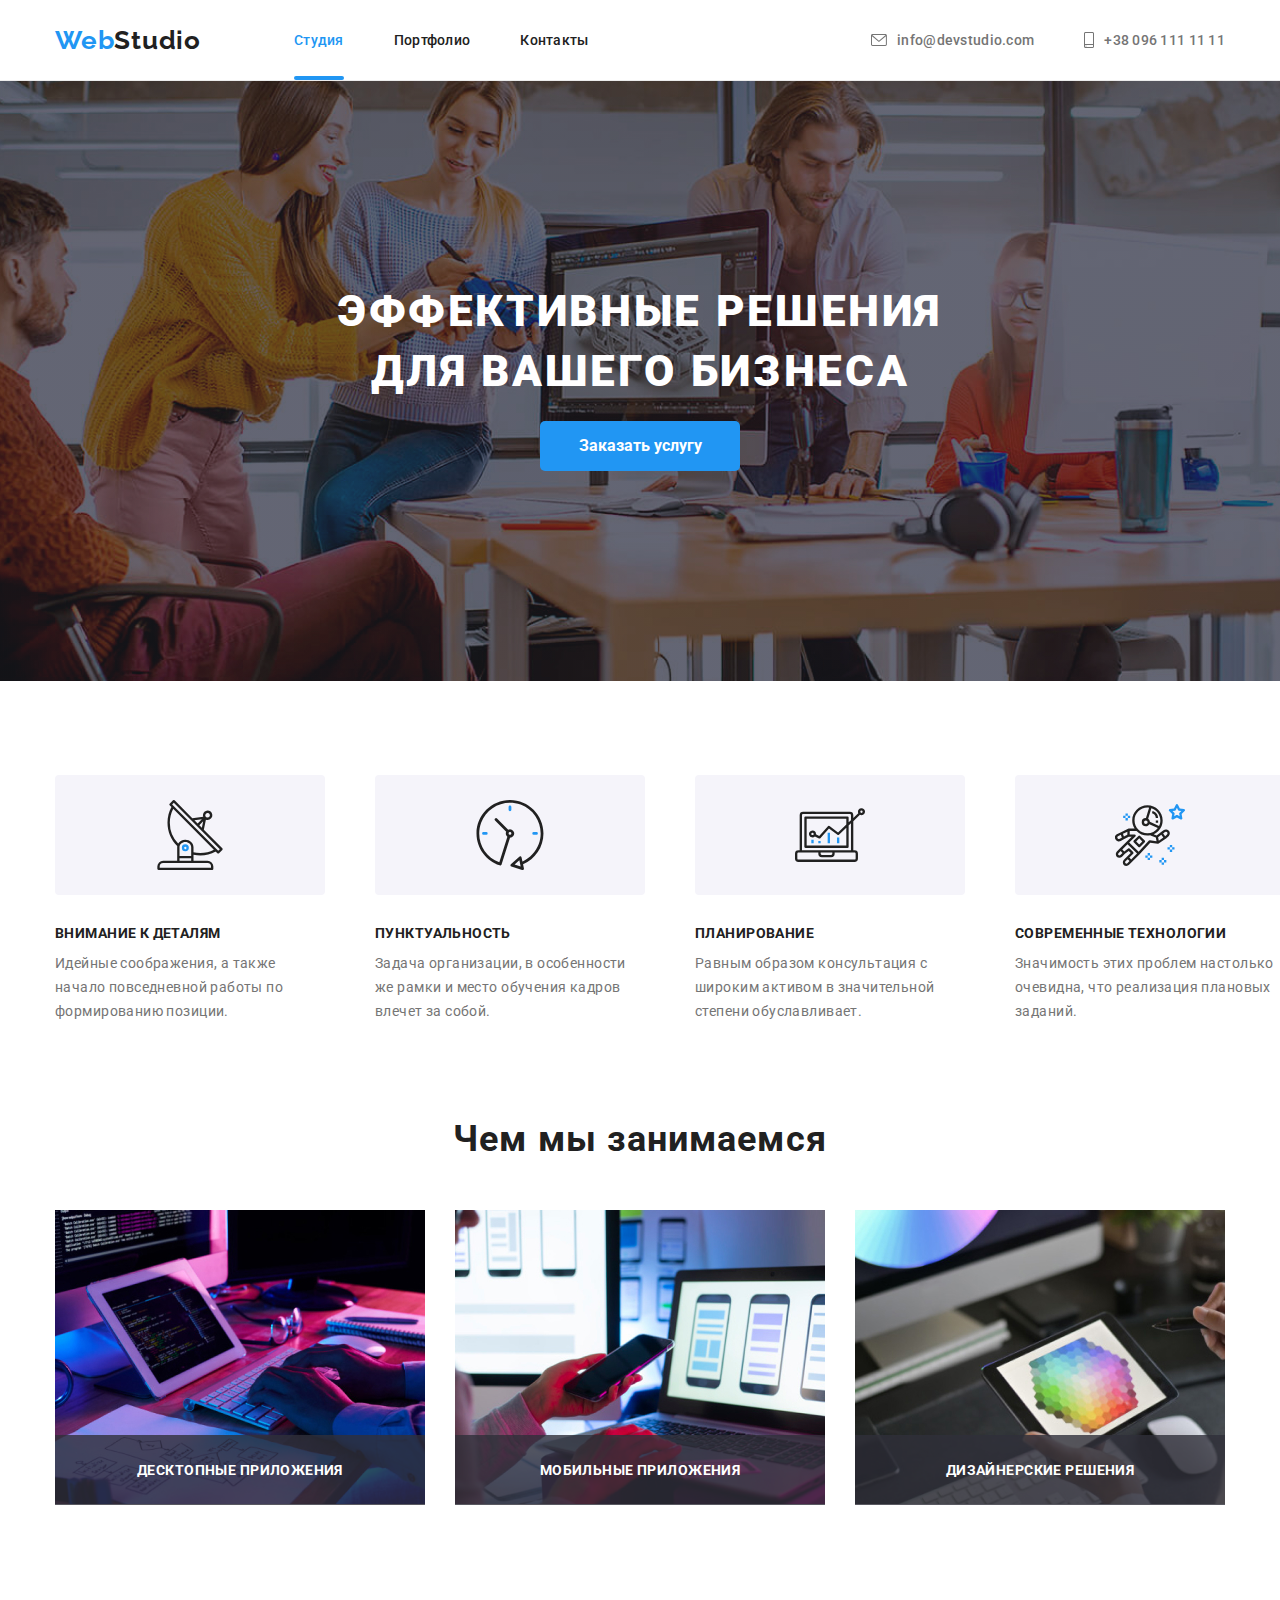
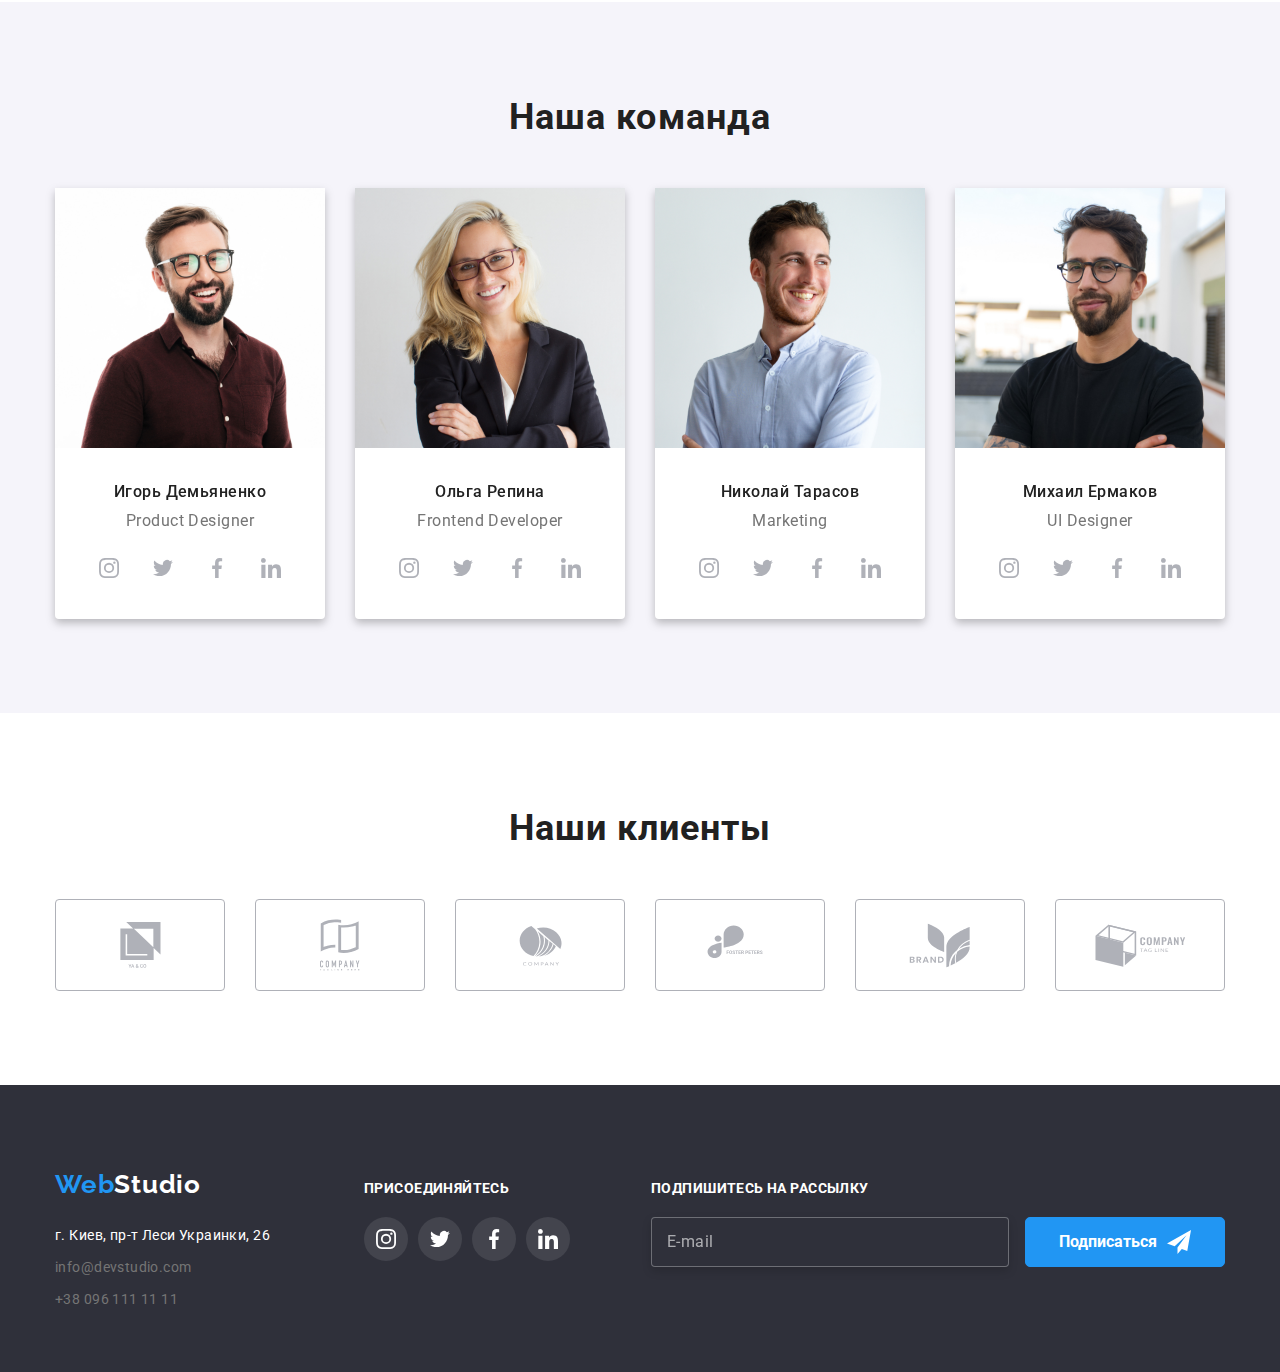
<file: index.html>
<!DOCTYPE html>
<html lang="en">
<head>
    <meta charset="UTF-8">
    <meta http-equiv="X-UA-Compatible" content="IE=edge">
    <meta name="viewport" content="width=device-width, initial-scale=1.0">
    <title>WebStudio</title>
   <link rel="preconnect" href="https://fonts.gstatic.com">
    <link href="https://fonts.googleapis.com/css2?family=Raleway:wght@700&family=Roboto:wght@400;500;700;900&display=swap"
        rel="stylesheet">
    <link rel="stylesheet" href="./css/main.min.css">
</head>
<body>
    <!-- Header -->
    <header class="header">
        <div class="container header-section">
            <!-- Название/логотип компании -->
            <a href="./index.html" class="main-logo">
                <span class="main-logo__first-part">Web</span>Studio
            </a>
            <!-- Навигация по сайту -->
            <nav>
                <ul class="navigation">
                    <li class="navigation__item">
                        <a href="./index.html" class="navigation__link navigation__link--active">Студия</a>
                    </li>
                    <li class="navigation__item">
                        <a href="./portfolio.html" class="navigation__link">Портфолио</a>
                    </li>
                    <li class="navigation__item">
                        <a href="" class="navigation__link">Контакты</a>
                    </li>
                </ul>
            </nav>
            <!-- Контакты -->
            <ul class="contact">
                <li class="contact__item">
                    <a href="malito:info@devstudio.com" class="contact__links">
                        <svg class="contact__icons" width="16" height="12">
                            <use href="./images/icons.svg#icon-mail"></use>
                        </svg>
                        info@devstudio.com
                    </a>
                </li>
                <li class="contact__item">
                    <a href="tel:+380961111111" class="contact__links">
                        <svg class="contact__icons" width="10" height="16">
                            <use href="./images/icons.svg#icon-smartphone"></use>
                        </svg>
                        +38 096 111 11 11
                    </a>
                </li>
            </ul>
        </div>
    </header>
    <!-- Main -->
    <main>
        <!-- Секция - главный посыл -->
        <section class="service">
            <div class="hero-section">
                <h1 class="hero-section__header">Эффективные решения<br>для вашего бизнеса</h1> 
                <button type="button" class="main-button hero-section__button" data-modal-open>Заказать услугу</button>
            </div>
            <div class="backdrop is-hidden" data-modal>
                <div class="modal">
                    <button class="modal__close-button" data-modal-close>
                        <svg width="18px" height="18px">
                           <use href="./images/icons.svg#icon-close-button"></use> 
                        </svg>
                    </button>
                    <form action="" autocomplete="on" class="js-speaker-form">
                        <h2 class="form-header">Оставьте свои данные, мы вам перезвоним</h2>
                        <div class="form-feild">
                            <label for="name" class="form-feild__label">Имя</label>
                            <div class="form-feild__input-parts">
                                <input type="text" name="name" id="name" class="form-feild__input">
                                <svg class="form-feild__icon" width="18px" height="18px">
                                    <use href="./images/icons.svg#icon-form-person"></use>
                                </svg>
                            </div>
                        </div>
                        <div class="form-feild">
                            <label for="tel" class="form-feild__label">Телефон</label>
                            <div class="form-feild__input-parts">
                                <input type="text" name="tel" id="tel" class="form-feild__input">
                                <svg class="form-feild__icon" width="18px" height="18px">
                                    <use href="./images/icons.svg#icon-form-phone"></use>
                                </svg>
                            </div>
                        </div>
                        <div class="form-feild">
                            <label for="mail" class="form-feild__label">Почта</label>
                            <div class="form-feild__input-parts">
                                <input type="email" name="mail" id="mail" class="form-feild__input">
                                <svg class="form-feild__icon" width="18px" height="18px">
                                    <use href="./images/icons.svg#icon-form-mail"></use>
                                </svg>
                            </div>
                        </div>
                        <div class="form-feild">
                            <label for="comment" class="form-feild__label">Комментарий</label>
                            <textarea name="comment" id="comment" class="form-feild__textarea" cols="30" rows="10" placeholder="Введите текст"></textarea>
                        </div>
                        <div class="policy">
                            <label class="policy__label">
                                <input class="policy__checkbox" type="checkbox" name="policy">
                                <span class="policy__icon"></span>Соглашаюсь с рассылкой и принимаю
                                <a href="#" class="policy__agreement"> Условия договора</a>
                            </label>
                        </div>
                        <div class="form-feild-button">
                            <button class="main-button" type="submit">Отправить</button>
                        </div>
                    </form>
                </div>
            </div>
        </section>
        <!-- Секция - Чем мы занимаемся -->
        <section class="our-value">
            <div class="container">
                <div class="section">
                    <ul class="our-value__list">
                        <li class="our-value__item">
                            <div class="our-value__container-for-icon">
                                <svg class="our-value__icon">
                                    <use href="./images/icons.svg#icon-our-value-satellite"></use>
                                </svg>
                            </div>
                            <h3 class="our-value__header">Внимание к деталям</h3>
                            <p class="our-value__descriptions">Идейные соображения, а также начало повседневной работы по формированию позиции.</p>
                        </li>
                        <li class="our-value__item">
                            <div class="our-value__container-for-icon">
                                <svg class="our-value__icon">
                                    <use href="./images/icons.svg#icon-our-value-clock"></use>
                                </svg>
                            </div>
                            <h3 class="our-value__header">Пунктуальность</h3>
                            <p class="our-value__descriptions">Задача организации, в особенности же рамки и место обучения кадров влечет за собой.</p>
                        </li>
                        <li class="our-value__item">
                            <div class="our-value__container-for-icon">
                                <svg class="our-value__icon">
                                    <use href="./images/icons.svg#icon-our-value-computer"></use>
                                </svg>
                            </div>
                            <h3 class="our-value__header">Планирование</h3>
                            <p class="our-value__descriptions">Равным образом консультация с широким активом в значительной степени обуславливает.</p>
                        </li>
                        <li class="our-value__item">
                            <div class="our-value__container-for-icon">
                                <svg class="our-value__icon">
                                    <use href="./images/icons.svg#icon-our-value-astronaut"></use>
                                </svg>
                            </div>
                            <h3 class="our-value__header">Современные технологии</h3>
                            <p class="our-value__descriptions">Значимость этих проблем настолько очевидна, что реализация плановых заданий.</p>
                        </li>
                    </ul>
                </div>
                <div class="what-we-do">
                    <h2 class="page-header">Чем мы занимаемся</h2>    
                    <ul class="what-we-do__list">
                        <li class="what-we-do__item">
                            <img src="./images/what-we-do/box1.jpg" alt="Чем мы занимаемся1" width="370" height="294">
                            <div class="what-we-do__overlay-img">
                                <p class="what-we-do__overlay-text">Десктопные приложения</p>
                            </div>
                        </li>
                        <li class="what-we-do__item">
                            <img src="./images/what-we-do/box2.jpg" alt="Чем мы занимаемся2" width="370" height="294">
                            <div class="what-we-do__overlay-img">
                                <p class="what-we-do__overlay-text">Мобильные приложения</p>
                            </div>
                        </li>
                        <li class="what-we-do__item">
                            <img src="./images/what-we-do/box3.jpg" alt="Чем мы занимаемся3" width="370" height="294">
                            <div class="what-we-do__overlay-img">
                                <p class="what-we-do__overlay-text">Дизайнерские решения</p>
                            </div>
                        </li>
                    </ul>
                </div>
            </div>
        </section>
        <!-- Секция - Наша команда -->
        <section class="our-team">
            <div class="container">
                <div class="section">
                    <h2 class="page-header">Наша команда</h2>
                    <ul class="our-team__list">
                        <li class="our-team__card">
                            <img class="our-team__photo" src="./images/our-team/img1.jpg" alt="Игорь Демьяненко" width="270" height="260">
                            <h3 class="our-team__member">Игорь Демьяненко</h3>
                            <p class="our-team__text">Product Designer</p>
                            <ul class="socialmedia our-team__socialmedia">
                                <li class="socialmedia__item">
                                    <a href="#" class="socialmedia__link">
                                        <svg class="socialmedia__icon">
                                            <use href="./images/icons.svg#icon-instagram"></use>
                                        </svg>
                                    </a>
                                </li>
                                <li class="socialmedia__item">
                                    <a href="#" class="socialmedia__link">
                                        <svg class="socialmedia__icon">
                                            <use href="./images/icons.svg#icon-twitter"></use>
                                        </svg>
                                    </a>
                                </li>
                                <li class="socialmedia__item">
                                    <a href="#" class="socialmedia__link">
                                        <svg class="socialmedia__icon">
                                            <use href="./images/icons.svg#icon-facebook"></use>
                                        </svg>
                                    </a>
                                </li>
                                <li class="socialmedia__item">
                                    <a href="#" class="socialmedia__link">
                                        <svg class="socialmedia__icon">
                                            <use href="./images/icons.svg#icon-linkedin"></use>
                                        </svg>
                                    </a>
                                </li>
                            </ul>
                        </li>
                        <li class="our-team__card">
                            <img class="our-team__photo" src="./images/our-team/img2.jpg" alt="Ольга Репина" width="270" height="260">
                            <h3 class="our-team__member">Ольга Репина</h3>
                            <p class="our-team__text">Frontend Developer</p>
                            <ul class="socialmedia our-team__socialmedia">
                                <li class="socialmedia__item">
                                    <a href="#" class="socialmedia__link">
                                        <svg class="socialmedia__icon">
                                            <use href="./images/icons.svg#icon-instagram"></use>
                                        </svg>
                                    </a>
                                </li>
                                <li class="socialmedia__item">
                                    <a href="#" class="socialmedia__link">
                                        <svg class="socialmedia__icon">
                                            <use href="./images/icons.svg#icon-twitter"></use>
                                        </svg>
                                    </a>
                                </li>
                                <li class="socialmedia__item">
                                    <a href="#" class="socialmedia__link">
                                        <svg class="socialmedia__icon">
                                            <use href="./images/icons.svg#icon-facebook"></use>
                                        </svg>
                                    </a>
                                </li>
                                <li class="socialmedia__item">
                                    <a href="#" class="socialmedia__link">
                                        <svg class="socialmedia__icon">
                                            <use href="./images/icons.svg#icon-linkedin"></use>
                                        </svg>
                                    </a>
                                </li>
                            </ul>
                        </li>
                        <li class="our-team__card">
                            <img class="our-team__photo" src="./images/our-team/img3.jpg" alt="Николай Тарасов" width="270" height="260">
                            <h3 class="our-team__member">Николай Тарасов</h3>
                            <p class="our-team__text">Marketing</p>
                            <ul class="socialmedia our-team__socialmedia">
                                <li class="socialmedia__item">
                                    <a href="#" class="socialmedia__link">
                                        <svg class="socialmedia__icon">
                                            <use href="./images/icons.svg#icon-instagram"></use>
                                        </svg>
                                    </a>
                                </li>
                                <li class="socialmedia__item">
                                    <a href="#" class="socialmedia__link">
                                        <svg class="socialmedia__icon">
                                            <use href="./images/icons.svg#icon-twitter"></use>
                                        </svg>
                                    </a>
                                </li>
                                <li class="socialmedia__item">
                                    <a href="#" class="socialmedia__link">
                                        <svg class="socialmedia__icon">
                                            <use href="./images/icons.svg#icon-facebook"></use>
                                        </svg>
                                    </a>
                                </li>
                                <li class="socialmedia__item">
                                    <a href="#" class="socialmedia__link">
                                        <svg class="socialmedia__icon">
                                            <use href="./images/icons.svg#icon-linkedin"></use>
                                        </svg>
                                    </a>
                                </li>
                            </ul>
                        </li>
                        <li class="our-team__card">
                            <img class="our-team__photo" src="./images/our-team/img4.jpg" alt="Михаил Ермаков" width="270" height="260">
                            <h3 class="our-team__member">Михаил Ермаков</h3>
                            <p class="our-team__text">UI Designer</p>
                            <ul class="socialmedia our-team__socialmedia">
                                <li class="socialmedia__item">
                                    <a href="#" class="socialmedia__link">
                                        <svg class="socialmedia__icon">
                                            <use href="./images/icons.svg#icon-instagram"></use>
                                        </svg>
                                    </a>
                                </li>
                                <li class="socialmedia__item">
                                    <a href="#" class="socialmedia__link">
                                        <svg class="socialmedia__icon">
                                            <use href="./images/icons.svg#icon-twitter"></use>
                                        </svg>
                                    </a>
                                </li>
                                <li class="socialmedia__item">
                                    <a href="#" class="socialmedia__link">
                                        <svg class="socialmedia__icon">
                                            <use href="./images/icons.svg#icon-facebook"></use>
                                        </svg>
                                    </a>
                                </li>
                                <li class="socialmedia__item">
                                    <a href="#" class="socialmedia__link">
                                        <svg class="socialmedia__icon">
                                            <use href="./images/icons.svg#icon-linkedin"></use>
                                        </svg>
                                    </a>
                                </li>
                            </ul>
                        </li>
                    </ul>
                </div>
            </div>
        </section>
        <section class="our-clients section">
            <div class="container">
                <h2 class="page-header">Наши клиенты</h2>
                <ul class="our-clients__list">
                    <li class="our-clients__item">
                        <a href="#" class="our-clients__link">
                            <svg class="our-clients__icon" width="41px" height="46px">
                                <use href="./images/icons.svg#icon-client1"></use>
                            </svg>
                        </a>
                    </li>   
                    <li class="our-clients__item">
                        <a href="#" class="our-clients__link">
                            <svg class="our-clients__icon" width="40px" height="52px">
                                <use href="./images/icons.svg#icon-client2"></use>
                            </svg>
                        </a>
                    </li>
                    <li class="our-clients__item">
                        <a href="#" class="our-clients__link">
                            <svg class="our-clients__icon" width="43px" height="41px">
                                <use href="./images/icons.svg#icon-client3"></use>
                            </svg>
                        </a>
                    </li>
                    <li class="our-clients__item">
                        <a href="#" class="our-clients__link">
                            <svg class="our-clients__icon" width="84px" height="40px">
                                <use href="./images/icons.svg#icon-client4"></use>
                            </svg>
                        </a>
                    </li>
                    <li class="our-clients__item">
                        <a href="#" class="our-clients__link">
                            <svg class="our-clients__icon" width="62px" height="45px">
                                <use href="./images/icons.svg#icon-client5"></use>
                            </svg>
                        </a>
                    </li>
                    <li class="our-clients__item">
                        <a href="#" class="our-clients__link">
                            <svg class="our-clients__icon" width="93px" height="43px">
                                <use href="./images/icons.svg#icon-client6"></use>
                            </svg>
                        </a>
                    </li>
                </ul>
            </div>
        </section>
    </main>
    <!-- Footer -->
    <footer class="footer">
        <div class="container footer__parts">
            <div class="addresses">
                <a href="" class="main-logo">
                    <span class="main-logo__first-part">Web</span><span class="footer__main-logo">Studio</span>
                </a>
                    <address>
                        <ul class="addresses__list">
                            <li class="addresses__item">
                                <a href="" class="addresses__link"><span class="addresses__link--color">г. Киев, пр-т Леси Украинки, 26</span></a>
                            </li>
                            <li class="addresses__item">
                                <a  href="malito:info@devstudio.com" class="addresses__link">info@devstudio.com</a>
                            </li>   
                            <li class="addresses__item">
                                <a href="tel:+380961111111" class="addresses__link">+38 096 111 11 11</a>
                            </li>
                        </ul>
                    </address>
            </div>
            <div class="subscribe">
                <h2 class="footer-tittle">Присоединяйтесь</h2>
                <ul class="socialmedia">
                    <li class="socialmedia__item">
                        <a href="#" class="socialmedia__link footer__socialmedia-link">
                            <svg class="socialmedia__icon">
                                <use href="./images/icons.svg#icon-instagram"></use>
                            </svg>
                        </a>
                    </li>
                    <li class="socialmedia__item">
                        <a href="#" class="socialmedia__link footer__socialmedia-link">
                            <svg class="socialmedia__icon">
                                <use href="./images/icons.svg#icon-twitter"></use>
                            </svg>
                        </a>
                    </li>
                    <li class="socialmedia__item">
                        <a href="#" class="socialmedia__link footer__socialmedia-link">
                            <svg class="socialmedia__icon">
                                <use href="./images/icons.svg#icon-facebook"></use>
                            </svg>
                        </a>
                    </li>
                    <li class="socialmedia__item">
                        <a href="#" class="socialmedia__link footer__socialmedia-link">
                            <svg class="socialmedia__icon">
                                <use href="./images/icons.svg#icon-linkedin"></use>
                            </svg>
                        </a>
                    </li>
                </ul>
            </div>
            <div class="footer-form">
                <form action="" class="js-speaker-form">
                    <div>
                        <label for="mail-footer" class="footer-tittle footer-form__label">Подпишитесь на рассылку</label>
                    </div>
                    <div>
                        <input type="email" name="mail" id="mail-footer" class="footer-form__input" placeholder="E-mail">
                        <button type="submit" class="main-button footer-form__button">Подписаться
                            <svg class="footer-form__icon" width="24" height="24">
                                <use href="./images/icons.svg#icon-form-send"></use>
                            </svg>
                        </button>
                     </div>
                </form>
            </div>
        </div>
    </footer>   
    <script src="./js/modal.js"></script>
</body>
</html>
</file>
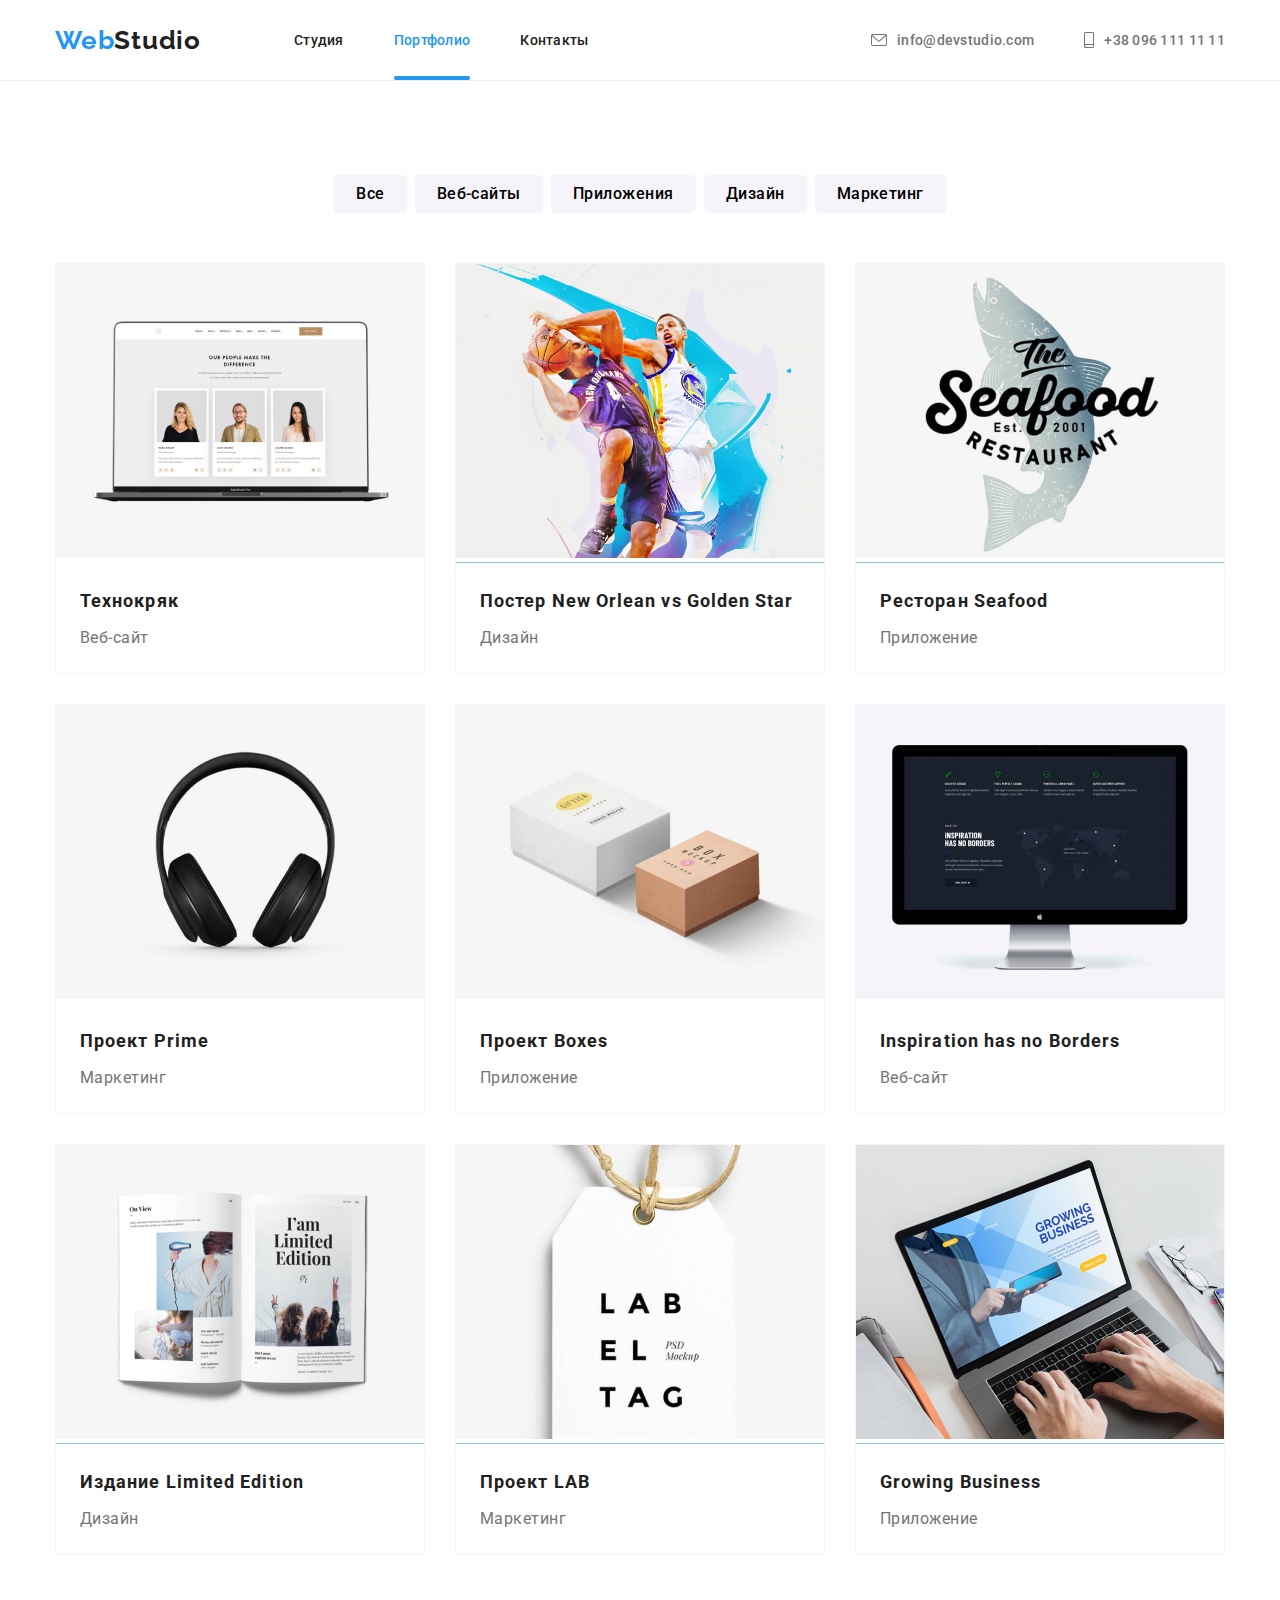
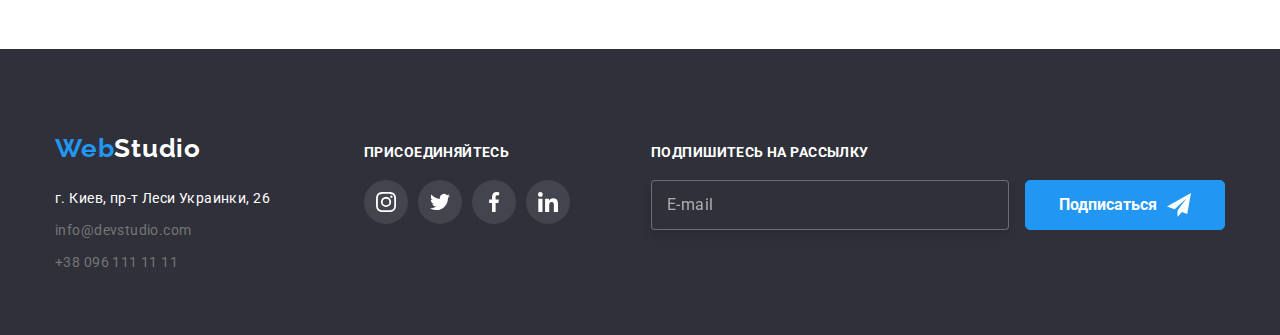
<file: portfolio.html>
<!DOCTYPE html>
<html lang="en">
<head>
    <meta charset="UTF-8">
    <meta http-equiv="X-UA-Compatible" content="IE=edge">
    <meta name="viewport" content="width=device-width, initial-scale=1.0">
    <title>Document</title>
    <link rel="preconnect" href="https://fonts.gstatic.com">
    <link href="https://fonts.googleapis.com/css2?family=Raleway:wght@700&family=Roboto:wght@400;500;700;900&display=swap"
        rel="stylesheet">
    <link rel="stylesheet" href="./css/portfolio.min.css">
</head>
<body>
    <!-- Header -->
    <header class="header">
        <div class="container header-section">
            <!-- Название/логотип компании -->
            <a href="./index.html" class="main-logo">
                <span class="main-logo__first-part">Web</span>Studio
            </a>
            <!-- Навигация по сайту -->
            <nav>
                <ul class="navigation">
                    <li class="navigation__item">
                        <a href="./index.html" class="navigation__link">Студия</a>
                    </li>
                    <li class="navigation__item">
                        <a href="./portfolio.html" class="navigation__link navigation__link--active">Портфолио</a>
                    </li>
                    <li class="navigation__item">
                        <a href="" class="navigation__link">Контакты</a>
                    </li>
                </ul>
            </nav>
            <!-- Контакты -->
            <ul class="contact">
                <li class="contact__item">
                    <a href="malito:info@devstudio.com" class="contact__links">
                        <svg class="contact__icons" width="16" height="12">
                            <use href="./images/icons.svg#icon-mail"></use>
                        </svg>
                        info@devstudio.com
                    </a>
                </li>
                <li class="contact__item">
                    <a href="tel:+380961111111" class="contact__links">
                        <svg class="contact__icons" width="10" height="16">
                            <use href="./images/icons.svg#icon-smartphone"></use>
                        </svg>
                        +38 096 111 11 11
                    </a>
                </li>
            </ul>
        </div>
    </header>       
    <!-- Main -->
    <main>
        <section class="all-projects">
            <div class="container section">
                <ul class="project-buttons-list">
                    <li class="project-buttons-list__item">
                        <button type="button" class="project-buttons-list__button">Все</button>
                    </li>
                    <li class="project-buttons-list__item">
                        <button type="button" class="project-buttons-list__button">Веб-сайты</button>
                    </li>
                    <li class="project-buttons-list__item">
                        <button type="button" class="project-buttons-list__button">Приложения</button>
                    </li>
                    <li class="project-buttons-list__item">
                        <button type="button" class="project-buttons-list__button">Дизайн</button>
                    </li>
                    <li class="project-buttons-list__item">
                        <button type="button" class="project-buttons-list__button">Маркетинг</button>
                    </li>
                </ul>
                <ul class="project">
                    <li class="project__item">
                        <div class="project-overlay">
                            <a href="#">
                                <img src="./images/all-projects/img1.jpg" alt="img1" width="370" height="294">
                                <p class="project-overlay__text">Технокряк это современная площадка распространения коронавируса. Компании используют эту платформу для цифрового
                                шпионажа и атак на защищённые сервера конкурентов.Технокряк это современная площадка распространения коронавируса. Компании используют эту
                                платформу для цифрового шпионажа и атак на защищённые сервера конкурентов.</p>
                            </a>
                        </div>
                        <div class="project-about">
                            <h3 class="project-about__header">Технокряк</h3>
                            <p class="project-about__type">Веб-сайт</p>
                        </div>
                    </li>
                    <li class="project__item">
                        <div class="project-overlay">
                            <img src="./images/all-projects/img2.jpg" alt="img2" width="370" height="294">
                             <p class="project-overlay__text">Технокряк это современная площадка распространения коронавируса. Компании используют эту платформу для цифрового
                            шпионажа и атак на защищённые сервера конкурентов.</p>
                        </div>
                        <div class="project-about">
                            <h3 class="project-about__header">Постер New Orlean vs Golden Star</h3>
                            <p class="project-about__type">Дизайн</p>
                        </div>
                    </li>
                    <li class="project__item">
                        <div class="project-overlay">
                            <img src="./images/all-projects/img3.jpg" alt="img3" width="370" height="294">
                            <p class="project-overlay__text">Технокряк это современная площадка распространения коронавируса. Компании используют эту платформу для цифрового
                            шпионажа и атак на защищённые сервера конкурентов.</p>
                        </div>
                        <div class="project-about">
                            <h3 class="project-about__header">Ресторан Seafood</h3>
                            <p class="project-about__type">Приложение</p>
                        </div>
                    </li>
                    <li class="project__item">
                        <div class="project-overlay">
                            <img src="./images/all-projects/img4.jpg" alt="img4" width="370" height="294">
                             <p class="project-overlay__text">Технокряк это современная площадка распространения коронавируса. Компании используют эту
                            платформу для цифрового шпионажа и атак на защищённые сервера конкурентов.</p>
                        </div>
                        <div class="project-about">
                            <h3 class="project-about__header">Проект Prime</h3>
                            <p class="project-about__type">Маркетинг</p>
                        </div>
                    </li>
                    <li class="project__item">
                        <div class="project-overlay">
                            <img src="./images/all-projects/img5.jpg" alt="img5" width="370" height="294">
                            <p class="project-overlay__text">Технокряк это современная площадка распространения коронавируса. Компании используют эту платформу для цифрового
                            шпионажа и атак на защищённые сервера конкурентов.</p>
                        </div>
                        <div class="project-about">
                            <h3 class="project-about__header">Проект Boxes</h3>
                            <p class="project-about__type">Приложение</p>
                        </div>
                    </li>
                    <li class="project__item">
                        <div class="project-overlay">
                            <img src="./images/all-projects/img6.jpg" alt="img6" width="370" height="294">
                            <p class="project-overlay__text">Технокряк это современная площадка распространения коронавируса. Компании используют эту
                            платформу для цифрового шпионажа и атак на защищённые сервера конкурентов.</p>
                        </div>
                        <div class="project-about">
                            <h3 class="project-about__header">Inspiration has no Borders</h3>
                            <p class="project-about__type">Веб-сайт</p>
                        </div>
                    </li>
                    <li class="project__item">
                        <div class="project-overlay">
                            <img src="./images/all-projects/img7.jpg" alt="img7" width="370" height="294">
                            <p class="project-overlay__text">Технокряк это современная площадка распространения коронавируса. Компании используют эту платформу для цифрового
                            шпионажа и атак на защищённые сервера конкурентов.</p>
                        </div>
                        <div class="project-about">
                            <h3 class="project-about__header">Издание Limited Edition</h3>
                            <p class="project-about__type">Дизайн</p>
                        </div>
                    </li>
                    <li class="project__item">
                        <div class="project-overlay">
                            <img src="./images/all-projects/img8.jpg" alt="img8" width="370" height="294">
                            <p class="project-overlay__text">Технокряк это современная площадка распространения коронавируса. Компании используют эту платформу для цифрового
                            шпионажа и атак на защищённые сервера конкурентов.</p>
                        </div>
                        <div class="project-about">
                            <h3 class="project-about__header">Проект LAB</h3>
                            <p class="project-about__type">Маркетинг</p>
                        </div>
                    </li>
                    <li class="project__item">
                        <div class="project-overlay">
                            <img src="./images/all-projects/img9.jpg" alt="img9" width="370" height="294">
                            <p class="project-overlay__text">Технокряк это современная площадка распространения коронавируса. Компании используют эту платформу для цифрового
                            шпионажа и атак на защищённые сервера конкурентов.</p>
                        </div>
                        <div class="project-about">
                            <h3 class="project-about__header">Growing Business</h3>
                            <p class="project-about__type">Приложение</p>
                        </div>
                    </li>
                </ul>
            </div>
        </section>
    </main>
    <!-- Footer -->
    <footer class="footer">
        <div class="container footer__parts">
            <div class="addresses">
                <a href="" class="main-logo">
                    <span class="main-logo__first-part">Web</span><span class="footer__main-logo">Studio</span>
                </a>
                <address>
                    <ul class="addresses__list">
                        <li class="addresses__item">
                            <a href="" class="addresses__link"><span class="addresses__link--color">г. Киев, пр-т Леси
                                    Украинки, 26</span></a>
                        </li>
                        <li class="addresses__item">
                            <a href="malito:info@devstudio.com" class="addresses__link">info@devstudio.com</a>
                        </li>
                        <li class="addresses__item">
                            <a href="tel:+380961111111" class="addresses__link">+38 096 111 11 11</a>
                        </li>
                    </ul>
                </address>
            </div>
            <div class="subscribe">
                <h2 class="footer-tittle">Присоединяйтесь</h2>
                <ul class="socialmedia">
                    <li class="socialmedia__item">
                        <a href="#" class="socialmedia__link footer__socialmedia-link">
                            <svg class="socialmedia__icon">
                                <use href="./images/icons.svg#icon-instagram"></use>
                            </svg>
                        </a>
                    </li>
                    <li class="socialmedia__item">
                        <a href="#" class="socialmedia__link footer__socialmedia-link">
                            <svg class="socialmedia__icon">
                                <use href="./images/icons.svg#icon-twitter"></use>
                            </svg>
                        </a>
                    </li>
                    <li class="socialmedia__item">
                        <a href="#" class="socialmedia__link footer__socialmedia-link">
                            <svg class="socialmedia__icon">
                                <use href="./images/icons.svg#icon-facebook"></use>
                            </svg>
                        </a>
                    </li>
                    <li class="socialmedia__item">
                        <a href="#" class="socialmedia__link footer__socialmedia-link">
                            <svg class="socialmedia__icon">
                                <use href="./images/icons.svg#icon-linkedin"></use>
                            </svg>
                        </a>
                    </li>
                </ul>
            </div>
            <div class="footer-form">
                <form action="" class="js-speaker-form">
                    <div>
                        <label for="mail-footer" class="footer-tittle footer-form__label">Подпишитесь на рассылку</label>
                    </div>
                    <div>
                        <input type="email" name="mail" id="mail-footer" class="footer-form__input" placeholder="E-mail">
                        <button type="submit" class="main-button footer-form__button">Подписаться
                            <svg class="footer-form__icon" width="24" height="24">
                                <use href="./images/icons.svg#icon-form-send"></use>
                            </svg>
                        </button>
                    </div>
                </form>
            </div>
        </div>
    </footer>
</body>
</html>
</file>
<file: css/main.min.css>
/*! modern-normalize v1.1.0 | MIT License | https://github.com/sindresorhus/modern-normalize */*,::before,::after{-webkit-box-sizing:border-box;box-sizing:border-box}html{line-height:1.15;-webkit-text-size-adjust:100%;-moz-tab-size:4;-o-tab-size:4;tab-size:4}body{margin:0;font-family:system-ui,-apple-system,"Segoe UI",Roboto,Helvetica,Arial,sans-serif,"Apple Color Emoji","Segoe UI Emoji"}hr{height:0;color:inherit}abbr[title]{-webkit-text-decoration:underline dotted;text-decoration:underline dotted}b,strong{font-weight:bolder}code,kbd,samp,pre{font-family:ui-monospace, SFMono-Regular, Consolas, "Liberation Mono", Menlo, monospace;font-size:1em}small{font-size:80%}sub,sup{font-size:75%;line-height:0;position:relative;vertical-align:baseline}sub{bottom:-0.25em}sup{top:-0.5em}table{text-indent:0;border-color:inherit}button,input,optgroup,select,textarea{font-family:inherit;font-size:100%;line-height:1.15;margin:0}button,select{text-transform:none}button,[type="button"],[type="reset"],[type="submit"]{-webkit-appearance:button}::-moz-focus-inner{border-style:none;padding:0}:-moz-focusring{outline:1px dotted ButtonText}:-moz-ui-invalid{box-shadow:none}legend{padding:0}progress{vertical-align:baseline}::-webkit-inner-spin-button,::-webkit-outer-spin-button{height:auto}[type="search"]{-webkit-appearance:textfield;outline-offset:-2px}::-webkit-search-decoration{-webkit-appearance:none}::-webkit-file-upload-button{-webkit-appearance:button;font:inherit}summary{display:list-item}*{margin:0;padding:0}ul{list-style:none}body{font-family:"Roboto",sans-serif;color:#212121}a{color:inherit;text-decoration:none}.container{width:1200px;padding-left:15px;padding-right:15px;margin-left:auto;margin-right:auto}.main-logo{display:block;font-family:"Raleway",sans-serif;font-size:26px;font-weight:700;line-height:1.173;letter-spacing:0.03em;margin-right:93px;padding-top:24px;padding-bottom:24px}.main-logo__first-part{color:#2196f3}.footer__main-logo{color:#fff}.main-button{width:200px;height:50px;font-family:"Roboto",sans-serif;background-color:#2196f3;color:#fff;font-size:16px;line-height:1.875;font-weight:700;border:0;border-radius:5px;padding:10px 32px;cursor:pointer;-webkit-transition-property:background-color, -webkit-box-shadow;transition-property:background-color, -webkit-box-shadow;transition-property:background-color, box-shadow;transition-property:background-color, box-shadow, -webkit-box-shadow;-webkit-transition-duration:250ms;transition-duration:250ms;-webkit-transition-timing-function:cubic-bezier(0.4, 0, 0.2, 1);transition-timing-function:cubic-bezier(0.4, 0, 0.2, 1)}.main-button:hover,.main-button:focus{background-color:#188ce8;-webkit-box-shadow:0px 4px 4px rgba(0,0,0,0.15);box-shadow:0px 4px 4px rgba(0,0,0,0.15)}.socialmedia{display:-webkit-box;display:-ms-flexbox;display:flex}.socialmedia__item+.socialmedia__item{margin-left:10px}.socialmedia__link{width:44px;height:44px;color:#afb1b8;border-radius:50%;display:-webkit-box;display:-ms-flexbox;display:flex;-webkit-box-pack:center;-ms-flex-pack:center;justify-content:center;-webkit-box-align:center;-ms-flex-align:center;align-items:center;-webkit-transition-property:background-color, color;transition-property:background-color, color;-webkit-transition-duration:250ms;transition-duration:250ms;-webkit-transition-timing-function:cubic-bezier(0.4, 0, 0.2, 1);transition-timing-function:cubic-bezier(0.4, 0, 0.2, 1)}.socialmedia__link:hover{background-color:#2196f3;-webkit-filter:drop-shadow(0px 4px 4px rgba(0,0,0,0.25));filter:drop-shadow(0px 4px 4px rgba(0,0,0,0.25));color:#fff}.socialmedia__icon{width:20px;height:20px;fill:currentColor}.socialmedia__icon:hover{fill:currentColor}.section{padding-top:94px;padding-bottom:94px}.header-section{display:-webkit-box;display:-ms-flexbox;display:flex;-webkit-box-align:center;-ms-flex-align:center;align-items:center}.header{background-color:#fff;border-bottom:1px solid #ececec}.navigation{display:-webkit-box;display:-ms-flexbox;display:flex}.navigation__item+.navigation__item{margin-left:50px}.navigation__link{font-family:"Roboto",sans-serif;font-style:normal;font-weight:500;font-size:14px;line-height:1.172;letter-spacing:0.02em;display:block;padding-top:32px;padding-bottom:32px;position:relative;-webkit-transition-property:color;transition-property:color;-webkit-transition-duration:250ms;transition-duration:250ms;-webkit-transition-timing-function:cubic-bezier(0.4, 0, 0.2, 1);transition-timing-function:cubic-bezier(0.4, 0, 0.2, 1)}.navigation__link:hover,.navigation__link::after{color:#2196f3}.navigation__link::after{position:absolute;content:"";left:0;bottom:0;width:100%;height:4px;background-color:#2196f3;border-radius:2px;opacity:0;-webkit-transition-property:opacity;transition-property:opacity;-webkit-transition-duration:250ms;transition-duration:250ms;-webkit-transition-timing-function:cubic-bezier(0.4, 0, 0.2, 1);transition-timing-function:cubic-bezier(0.4, 0, 0.2, 1)}.navigation__link:hover::after{opacity:1}.navigation__link--active{color:#2196f3;position:relative}.navigation__link--active::after{display:block;position:absolute;content:"";left:0;bottom:0;width:100%;height:4px;background-color:#2196f3;border-radius:2px;opacity:1}.contact{display:-webkit-box;display:-ms-flexbox;display:flex;margin-left:auto}.contact__item+.contact__item{margin-left:50px}.contact__links{color:#757575;font-family:"Roboto",sans-serif;font-style:normal;font-weight:500;font-size:14px;line-height:1.172;letter-spacing:0.02em;display:block;padding-top:32px;padding-bottom:32px;display:-webkit-inline-box;display:-ms-inline-flexbox;display:inline-flex;-webkit-box-align:center;-ms-flex-align:center;align-items:center;-webkit-transition-property:color;transition-property:color;-webkit-transition-duration:250ms;transition-duration:250ms;-webkit-transition-timing-function:cubic-bezier(0.4, 0, 0.2, 1);transition-timing-function:cubic-bezier(0.4, 0, 0.2, 1)}.contact__links:focus,.contact__links:hover{color:#2196f3}.contact__icons{fill:currentColor;margin-right:10px}.hero-section{padding-top:200px;padding-bottom:200px;text-align:center;max-width:1600px;height:600px;margin-left:auto;margin-right:auto;background-image:-webkit-gradient(linear, left top, right top, from(rgba(47,48,58,0.4)), to(rgba(47,48,58,0.4))),url(../images/hero-img.jpg);background-image:linear-gradient(to right, rgba(47,48,58,0.4), rgba(47,48,58,0.4)),url(../images/hero-img.jpg);background-repeat:no-repeat;background-position:center;background-size:cover}.hero-section__header{color:#fff;font-weight:900;font-size:44px;line-height:60px;letter-spacing:0.06em;text-transform:uppercase;margin-bottom:20px}.backdrop{position:fixed;top:0;left:0;width:100%;height:100%;background-color:rgba(0,0,0,0.2);z-index:1;opacity:1;-webkit-transition:opacity 250ms cubic-bezier(0.4, 0, 0.2, 1);transition:opacity 250ms cubic-bezier(0.4, 0, 0.2, 1)}.is-hidden{opacity:0;pointer-events:none}.modal{position:absolute;top:50%;left:50%;-webkit-transform:translate(-50%, -50%);transform:translate(-50%, -50%);min-width:528px;min-height:581px;background-color:#fff;padding:40px}.modal__close-button{position:absolute;top:8px;right:8px;width:30px;height:30px;border:1px solid #e6e6e6;border-radius:50%;background-color:white;display:-webkit-box;display:-ms-flexbox;display:flex;-webkit-box-pack:center;-ms-flex-pack:center;justify-content:center;-webkit-box-align:center;-ms-flex-align:center;align-items:center;cursor:pointer;-webkit-transition-property:fill;transition-property:fill;-webkit-transition-duration:250ms;transition-duration:250ms;-webkit-transition-timing-function:cubic-bezier(0.4, 0, 0.2, 1);transition-timing-function:cubic-bezier(0.4, 0, 0.2, 1)}.modal__close-button:hover,.modal__close-button:focus{fill:#2196f3}.form-header{font-family:"Roboto",sans-serif;font-style:normal;font-weight:700;font-size:20px;line-height:23px;text-align:center;letter-spacing:0.03em;color:#212121;margin-bottom:12px}.form-feild{display:-webkit-box;display:-ms-flexbox;display:flex;-webkit-box-orient:vertical;-webkit-box-direction:normal;-ms-flex-direction:column;flex-direction:column;margin-bottom:10px}.form-feild__label{font-family:"Roboto",sans-serif;font-style:normal;font-weight:400;font-size:12px;line-height:14px;letter-spacing:0.01em;color:#757575;margin-bottom:4px}.form-feild__input-parts{position:relative}.form-feild__input{width:100%;height:40px;padding-left:42px;padding-top:12px;padding-bottom:12px;border:1px solid rgba(33,33,33,0.2);border-radius:4px;outline:none;-webkit-transition-property:border;transition-property:border;-webkit-transition-duration:250ms;transition-duration:250ms;-webkit-transition-timing-function:cubic-bezier(0.4, 0, 0.2, 1);transition-timing-function:cubic-bezier(0.4, 0, 0.2, 1)}.form-feild__input:focus{border:1px solid #2196f3}.form-feild__icon{position:absolute;left:12px;top:11px;fill:black;-webkit-transition-property:fill;transition-property:fill;-webkit-transition-duration:250ms;transition-duration:250ms;-webkit-transition-timing-function:cubic-bezier(0.4, 0, 0.2, 1);transition-timing-function:cubic-bezier(0.4, 0, 0.2, 1)}.form-feild__input:focus ~ .form-feild__icon{fill:#2196f3}.form-feild__textarea{margin-top:4px;padding:12px 16px;resize:none;height:120px;border:1px solid rgba(33,33,33,0.2);border-radius:4px;outline:none;-webkit-transition-property:border;transition-property:border;-webkit-transition-duration:250ms;transition-duration:250ms;-webkit-transition-timing-function:cubic-bezier(0.4, 0, 0.2, 1);transition-timing-function:cubic-bezier(0.4, 0, 0.2, 1)}.form-feild__textarea::-webkit-input-placeholder{font-family:"Roboto",sans-serif;font-style:normal;font-weight:400;font-size:14px;line-height:16px;letter-spacing:0.01em;color:rgba(117,117,117,0.5)}.form-feild__textarea:-ms-input-placeholder{font-family:"Roboto",sans-serif;font-style:normal;font-weight:400;font-size:14px;line-height:16px;letter-spacing:0.01em;color:rgba(117,117,117,0.5)}.form-feild__textarea::-ms-input-placeholder{font-family:"Roboto",sans-serif;font-style:normal;font-weight:400;font-size:14px;line-height:16px;letter-spacing:0.01em;color:rgba(117,117,117,0.5)}.form-feild__textarea::placeholder{font-family:"Roboto",sans-serif;font-style:normal;font-weight:400;font-size:14px;line-height:16px;letter-spacing:0.01em;color:rgba(117,117,117,0.5)}.form-feild__textarea:focus{border:1px solid #2196f3}.policy{display:-webkit-box;display:-ms-flexbox;display:flex;-webkit-box-align:center;-ms-flex-align:center;align-items:center;-webkit-box-pack:center;-ms-flex-pack:center;justify-content:center;margin-top:20px;margin-bottom:30px}.policy__label{display:-webkit-box;display:-ms-flexbox;display:flex;-webkit-box-align:center;-ms-flex-align:center;align-items:center;font-family:"Roboto",sans-serif;font-style:normal;font-weight:normal;font-size:14px;line-height:24px;letter-spacing:0.03em;color:#757575}.policy__checkbox{position:absolute;width:1px;height:1px;margin:-1px;border:0;padding:0;clip:rect(0 0 0 0);overflow:hidden}.policy__icon{display:inline-block;width:16px;height:15px;margin-right:7px;border-radius:2px;border:2px solid #212121;-webkit-transition-property:background-color, border, background-image;transition-property:background-color, border, background-image;-webkit-transition-duration:250ms;transition-duration:250ms;-webkit-transition-timing-function:cubic-bezier(0.4, 0, 0.2, 1);transition-timing-function:cubic-bezier(0.4, 0, 0.2, 1)}.policy__checkbox:checked+.policy__icon{background-color:#2196f3;border:2px solid #2196f3;background-image:url(../images/svg-icons/icon-check.svg);background-size:contain;background-origin:border-box}.policy__agreement{font-family:"Roboto",sans-serif;font-style:normal;font-weight:normal;font-size:14px;line-height:24px;letter-spacing:0.03em;-webkit-text-decoration-line:underline;text-decoration-line:underline;color:#2196f3;margin-left:6px}.form-feild-button{display:-webkit-box;display:-ms-flexbox;display:flex;-webkit-box-pack:center;-ms-flex-pack:center;justify-content:center}.our-value{background-color:#fff}.our-value__list{display:-webkit-box;display:-ms-flexbox;display:flex}.our-value__item+.our-value__item{margin-left:50px}.our-value__container-for-icon{background-color:#f5f4fa;width:270px;height:120px;border-radius:4px;margin-bottom:30px;display:-webkit-box;display:-ms-flexbox;display:flex;-webkit-box-pack:center;-ms-flex-pack:center;justify-content:center;-webkit-box-align:center;-ms-flex-align:center;align-items:center}.our-value__icon{width:70px;height:70px}.our-value__header{font-style:normal;font-weight:700;font-size:14px;line-height:1.172;letter-spacing:0.03em;text-transform:uppercase;margin-bottom:10px}.our-value__descriptions{color:#757575;font-style:normal;font-weight:400;font-size:14px;line-height:1.714;letter-spacing:0.03em}.what-we-do{padding-bottom:94px}.page-header{font-style:normal;font-weight:700;font-size:36px;line-height:1.171;text-align:center;letter-spacing:0.03em;margin-bottom:50px}.what-we-do__list{display:-webkit-box;display:-ms-flexbox;display:flex}.what-we-do__item+.what-we-do__item{margin-left:30px}.what-we-do__item{position:relative}.what-we-do__overlay-img{width:370px;height:70px;display:-webkit-box;display:-ms-flexbox;display:flex;-webkit-box-pack:center;-ms-flex-pack:center;justify-content:center;-webkit-box-align:center;-ms-flex-align:center;align-items:center;position:absolute;left:0;bottom:3px;background:rgba(47,48,58,0.8)}.what-we-do__overlay-text{color:white;font-family:Roboto;font-style:normal;font-weight:700;font-size:14px;line-height:1.19;text-align:center;letter-spacing:0.03em;text-transform:uppercase}.our-team{background-color:#f5f4fa}.our-team__list{display:-webkit-box;display:-ms-flexbox;display:flex}.our-team__card{background-color:#fff;border-radius:0px 0px 4px 4px;-webkit-filter:drop-shadow(0px 4px 4px rgba(0,0,0,0.25));filter:drop-shadow(0px 4px 4px rgba(0,0,0,0.25))}.our-team__card+.our-team__card{margin-left:30px}.our-team__photo{margin-bottom:30px}.our-team__member{font-style:normal;font-weight:500;font-size:16px;line-height:1.171;text-align:center;letter-spacing:0.03em;margin-bottom:10px}.our-team__text{color:#757575;font-style:normal;font-weight:400;font-size:16px;line-height:1.171;text-align:center;letter-spacing:0.03em;margin-bottom:16px}.our-team__socialmedia{-webkit-box-pack:center;-ms-flex-pack:center;justify-content:center;margin-bottom:29px}.our-clients__list{display:-webkit-box;display:-ms-flexbox;display:flex;-webkit-box-pack:center;-ms-flex-pack:center;justify-content:center;margin:0 auto;justify-content:center}.our-clients__item+.our-clients__item{margin-left:30px}.our-clients__link{width:170px;height:92px;color:#afb1b8;border:1px solid #afb1b8;border-radius:4px;display:-webkit-box;display:-ms-flexbox;display:flex;-webkit-box-pack:center;-ms-flex-pack:center;justify-content:center;-webkit-box-align:center;-ms-flex-align:center;align-items:center;-webkit-transition-property:color, border;transition-property:color, border;-webkit-transition-duration:250ms;transition-duration:250ms;-webkit-transition-timing-function:cubic-bezier(0.4, 0, 0.2, 1);transition-timing-function:cubic-bezier(0.4, 0, 0.2, 1)}.our-clients__link:hover{border:1px solid #2196f3;border-radius:4px;color:#2196f3}.our-clients__icon{fill:currentColor}.footer{background-color:#2f303a;padding-top:60px;padding-bottom:60px}.footer__parts{display:-webkit-box;display:-ms-flexbox;display:flex;-webkit-box-align:baseline;-ms-flex-align:baseline;align-items:baseline}.addresses__link--color{color:#fff;-webkit-transition-property:color;transition-property:color;-webkit-transition-duration:250ms;transition-duration:250ms;-webkit-transition-timing-function:cubic-bezier(0.4, 0, 0.2, 1);transition-timing-function:cubic-bezier(0.4, 0, 0.2, 1)}.addresses__link--color:focus,.addresses__link--color:hover{color:#2196f3}.addresses__item{margin-bottom:8px}.addresses__item:last-child{margin-bottom:0}.addresses__link{color:#757575;font-style:normal;font-weight:400;font-size:14px;line-height:1.714;letter-spacing:0.03em;-webkit-transition-property:color;transition-property:color;-webkit-transition-duration:250ms;transition-duration:250ms;-webkit-transition-timing-function:cubic-bezier(0.4, 0, 0.2, 1);transition-timing-function:cubic-bezier(0.4, 0, 0.2, 1)}.addresses__link:focus,.addresses__link:hover{color:#2196f3}.subscribe{margin-left:70px}.footer-tittle{color:#fff;font-style:normal;font-weight:700;font-size:14px;line-height:1.172;letter-spacing:0.03em;text-transform:uppercase;margin-bottom:20px}.footer__socialmedia-link{background-color:#43444d;color:white}.footer-form{display:-webkit-box;display:-ms-flexbox;display:flex;-webkit-box-orient:vertical;-webkit-box-direction:normal;-ms-flex-direction:column;flex-direction:column;margin-left:auto}.footer-form__label{display:block;margin-bottom:20px}.footer-form__input{outline:none;width:358px;height:50px;padding:16px 15px;margin-right:12px;background-color:#2f303a;border:1px solid rgba(255,255,255,0.3);-webkit-filter:drop-shadow(0px 4px 4px rgba(0,0,0,0.15));filter:drop-shadow(0px 4px 4px rgba(0,0,0,0.15));border-radius:4px;font-family:Roboto;font-style:normal;font-weight:400;font-size:16px;line-height:20px;letter-spacing:0.03em;color:rgba(255,255,255,0.6)}.footer-form__input::-webkit-input-placeholder{font-family:Roboto;font-style:normal;font-weight:400;font-size:16px;line-height:20px;letter-spacing:0.03em;color:rgba(255,255,255,0.6)}.footer-form__input:-ms-input-placeholder{font-family:Roboto;font-style:normal;font-weight:400;font-size:16px;line-height:20px;letter-spacing:0.03em;color:rgba(255,255,255,0.6)}.footer-form__input::-ms-input-placeholder{font-family:Roboto;font-style:normal;font-weight:400;font-size:16px;line-height:20px;letter-spacing:0.03em;color:rgba(255,255,255,0.6)}.footer-form__input::placeholder{font-family:Roboto;font-style:normal;font-weight:400;font-size:16px;line-height:20px;letter-spacing:0.03em;color:rgba(255,255,255,0.6)}.footer-form__button{display:-webkit-inline-box;display:-ms-inline-flexbox;display:inline-flex;-webkit-box-align:center;-ms-flex-align:center;align-items:center;-webkit-box-pack:center;-ms-flex-pack:center;justify-content:center;border:1px solid #2196f3}.footer-form__icon{margin-left:10px}
/*# sourceMappingURL=main.min.css.map */
</file>
<file: css/portfolio.min.css>
/*! modern-normalize v1.1.0 | MIT License | https://github.com/sindresorhus/modern-normalize */*,::before,::after{-webkit-box-sizing:border-box;box-sizing:border-box}html{line-height:1.15;-webkit-text-size-adjust:100%;-moz-tab-size:4;-o-tab-size:4;tab-size:4}body{margin:0;font-family:system-ui,-apple-system,"Segoe UI",Roboto,Helvetica,Arial,sans-serif,"Apple Color Emoji","Segoe UI Emoji"}hr{height:0;color:inherit}abbr[title]{-webkit-text-decoration:underline dotted;text-decoration:underline dotted}b,strong{font-weight:bolder}code,kbd,samp,pre{font-family:ui-monospace, SFMono-Regular, Consolas, "Liberation Mono", Menlo, monospace;font-size:1em}small{font-size:80%}sub,sup{font-size:75%;line-height:0;position:relative;vertical-align:baseline}sub{bottom:-0.25em}sup{top:-0.5em}table{text-indent:0;border-color:inherit}button,input,optgroup,select,textarea{font-family:inherit;font-size:100%;line-height:1.15;margin:0}button,select{text-transform:none}button,[type="button"],[type="reset"],[type="submit"]{-webkit-appearance:button}::-moz-focus-inner{border-style:none;padding:0}:-moz-focusring{outline:1px dotted ButtonText}:-moz-ui-invalid{box-shadow:none}legend{padding:0}progress{vertical-align:baseline}::-webkit-inner-spin-button,::-webkit-outer-spin-button{height:auto}[type="search"]{-webkit-appearance:textfield;outline-offset:-2px}::-webkit-search-decoration{-webkit-appearance:none}::-webkit-file-upload-button{-webkit-appearance:button;font:inherit}summary{display:list-item}*{margin:0;padding:0}ul{list-style:none}body{font-family:"Roboto",sans-serif;color:#212121}a{color:inherit;text-decoration:none}.container{width:1200px;padding-left:15px;padding-right:15px;margin-left:auto;margin-right:auto}.main-logo{display:block;font-family:"Raleway",sans-serif;font-size:26px;font-weight:700;line-height:1.173;letter-spacing:0.03em;margin-right:93px;padding-top:24px;padding-bottom:24px}.main-logo__first-part{color:#2196f3}.footer__main-logo{color:#fff}.main-button{width:200px;height:50px;font-family:"Roboto",sans-serif;background-color:#2196f3;color:#fff;font-size:16px;line-height:1.875;font-weight:700;border:0;border-radius:5px;padding:10px 32px;cursor:pointer;-webkit-transition-property:background-color, -webkit-box-shadow;transition-property:background-color, -webkit-box-shadow;transition-property:background-color, box-shadow;transition-property:background-color, box-shadow, -webkit-box-shadow;-webkit-transition-duration:250ms;transition-duration:250ms;-webkit-transition-timing-function:cubic-bezier(0.4, 0, 0.2, 1);transition-timing-function:cubic-bezier(0.4, 0, 0.2, 1)}.main-button:hover,.main-button:focus{background-color:#188ce8;-webkit-box-shadow:0px 4px 4px rgba(0,0,0,0.15);box-shadow:0px 4px 4px rgba(0,0,0,0.15)}.socialmedia{display:-webkit-box;display:-ms-flexbox;display:flex}.socialmedia__item+.socialmedia__item{margin-left:10px}.socialmedia__link{width:44px;height:44px;color:#afb1b8;border-radius:50%;display:-webkit-box;display:-ms-flexbox;display:flex;-webkit-box-pack:center;-ms-flex-pack:center;justify-content:center;-webkit-box-align:center;-ms-flex-align:center;align-items:center;-webkit-transition-property:background-color, color;transition-property:background-color, color;-webkit-transition-duration:250ms;transition-duration:250ms;-webkit-transition-timing-function:cubic-bezier(0.4, 0, 0.2, 1);transition-timing-function:cubic-bezier(0.4, 0, 0.2, 1)}.socialmedia__link:hover{background-color:#2196f3;-webkit-filter:drop-shadow(0px 4px 4px rgba(0,0,0,0.25));filter:drop-shadow(0px 4px 4px rgba(0,0,0,0.25));color:#fff}.socialmedia__icon{width:20px;height:20px;fill:currentColor}.socialmedia__icon:hover{fill:currentColor}.section{padding-top:94px;padding-bottom:94px}.header-section{display:-webkit-box;display:-ms-flexbox;display:flex;-webkit-box-align:center;-ms-flex-align:center;align-items:center}.header{background-color:#fff;border-bottom:1px solid #ececec}.navigation{display:-webkit-box;display:-ms-flexbox;display:flex}.navigation__item+.navigation__item{margin-left:50px}.navigation__link{font-family:"Roboto",sans-serif;font-style:normal;font-weight:500;font-size:14px;line-height:1.172;letter-spacing:0.02em;display:block;padding-top:32px;padding-bottom:32px;position:relative;-webkit-transition-property:color;transition-property:color;-webkit-transition-duration:250ms;transition-duration:250ms;-webkit-transition-timing-function:cubic-bezier(0.4, 0, 0.2, 1);transition-timing-function:cubic-bezier(0.4, 0, 0.2, 1)}.navigation__link:hover,.navigation__link::after{color:#2196f3}.navigation__link::after{position:absolute;content:"";left:0;bottom:0;width:100%;height:4px;background-color:#2196f3;border-radius:2px;opacity:0;-webkit-transition-property:opacity;transition-property:opacity;-webkit-transition-duration:250ms;transition-duration:250ms;-webkit-transition-timing-function:cubic-bezier(0.4, 0, 0.2, 1);transition-timing-function:cubic-bezier(0.4, 0, 0.2, 1)}.navigation__link:hover::after{opacity:1}.navigation__link--active{color:#2196f3;position:relative}.navigation__link--active::after{display:block;position:absolute;content:"";left:0;bottom:0;width:100%;height:4px;background-color:#2196f3;border-radius:2px;opacity:1}.contact{display:-webkit-box;display:-ms-flexbox;display:flex;margin-left:auto}.contact__item+.contact__item{margin-left:50px}.contact__links{color:#757575;font-family:"Roboto",sans-serif;font-style:normal;font-weight:500;font-size:14px;line-height:1.172;letter-spacing:0.02em;display:block;padding-top:32px;padding-bottom:32px;display:-webkit-inline-box;display:-ms-inline-flexbox;display:inline-flex;-webkit-box-align:center;-ms-flex-align:center;align-items:center;-webkit-transition-property:color;transition-property:color;-webkit-transition-duration:250ms;transition-duration:250ms;-webkit-transition-timing-function:cubic-bezier(0.4, 0, 0.2, 1);transition-timing-function:cubic-bezier(0.4, 0, 0.2, 1)}.contact__links:focus,.contact__links:hover{color:#2196f3}.contact__icons{fill:currentColor;margin-right:10px}.project-buttons-list{display:-webkit-box;display:-ms-flexbox;display:flex;margin-bottom:50px;-webkit-box-pack:center;-ms-flex-pack:center;justify-content:center}.project-buttons-list__item+.project-buttons-list__item{margin-left:8px}.project-buttons-list__button{font-family:"Roboto",sans-serif;background-color:#f5f4fa;color:#000;font-size:16px;line-height:1.625;font-weight:500;border:0;border-radius:5px;padding:6px 22px;cursor:pointer;text-align:center;letter-spacing:0.03em;-webkit-transition-property:background-color color;transition-property:background-color color;-webkit-transition-duration:250ms;transition-duration:250ms;-webkit-transition-timing-function:cubic-bezier(0.4, 0, 0.2, 1);transition-timing-function:cubic-bezier(0.4, 0, 0.2, 1)}.project-buttons-list__button:hover,.project-buttons-list__button:focus{background-color:#2196f3;color:#fff;-webkit-filter:drop-shadow(0px 4px 4px rgba(0,0,0,0.25));filter:drop-shadow(0px 4px 4px rgba(0,0,0,0.25))}.project{display:-webkit-box;display:-ms-flexbox;display:flex;-ms-flex-wrap:wrap;flex-wrap:wrap}.project__item{width:370px;margin-right:30px;margin-bottom:30px;border:solid 1px #f5f4fa;-webkit-transition-property:-webkit-box-shadow;transition-property:-webkit-box-shadow;transition-property:box-shadow;transition-property:box-shadow, -webkit-box-shadow;-webkit-transition-duration:250ms;transition-duration:250ms;-webkit-transition-timing-function:cubic-bezier(0.4, 0, 0.2, 1);transition-timing-function:cubic-bezier(0.4, 0, 0.2, 1)}.project__item:hover{-webkit-box-shadow:0px 1px 1px rgba(0,0,0,0.12),0px 4px 4px rgba(0,0,0,0.06),1px 4px 6px rgba(0,0,0,0.16);box-shadow:0px 1px 1px rgba(0,0,0,0.12),0px 4px 4px rgba(0,0,0,0.06),1px 4px 6px rgba(0,0,0,0.16)}.project__item:nth-child(3n){margin-right:0}.project__item:nth-last-child(-n+3){margin-bottom:0px}.project-overlay{position:relative;overflow:hidden}.project-overlay__text{position:absolute;left:0;top:0;width:100%;height:100%;background-color:rgba(33,150,243,0.9);-webkit-transform:translateY(100%);transform:translateY(100%);-webkit-transition:-webkit-transform 250ms cubic-bezier(0.4, 0, 0.2, 1);transition:-webkit-transform 250ms cubic-bezier(0.4, 0, 0.2, 1);transition:transform 250ms cubic-bezier(0.4, 0, 0.2, 1);transition:transform 250ms cubic-bezier(0.4, 0, 0.2, 1), -webkit-transform 250ms cubic-bezier(0.4, 0, 0.2, 1);color:white;font-family:Roboto;font-style:normal;font-weight:400;font-size:18px;line-height:1.556;letter-spacing:0.03em;-webkit-box-align:center;-ms-flex-align:center;align-items:center;-webkit-box-pack:center;-ms-flex-pack:center;justify-content:center;overflow:auto;padding:63px 24px 63px 24px}.project__item:hover .project-overlay__text{-webkit-transform:translateY(0);transform:translateY(0)}.project-about{padding:20px 24px 20px 24px}.project-about__header{color:#212121;font-style:normal;font-weight:700;font-size:18px;line-height:2;letter-spacing:0.06em;margin-bottom:4px}.project-about__type{color:#757575;font-style:normal;font-weight:400;font-size:16px;line-height:1.875;letter-spacing:0.03em}.footer{background-color:#2f303a;padding-top:60px;padding-bottom:60px}.footer__parts{display:-webkit-box;display:-ms-flexbox;display:flex;-webkit-box-align:baseline;-ms-flex-align:baseline;align-items:baseline}.addresses__link--color{color:#fff;-webkit-transition-property:color;transition-property:color;-webkit-transition-duration:250ms;transition-duration:250ms;-webkit-transition-timing-function:cubic-bezier(0.4, 0, 0.2, 1);transition-timing-function:cubic-bezier(0.4, 0, 0.2, 1)}.addresses__link--color:focus,.addresses__link--color:hover{color:#2196f3}.addresses__item{margin-bottom:8px}.addresses__item:last-child{margin-bottom:0}.addresses__link{color:#757575;font-style:normal;font-weight:400;font-size:14px;line-height:1.714;letter-spacing:0.03em;-webkit-transition-property:color;transition-property:color;-webkit-transition-duration:250ms;transition-duration:250ms;-webkit-transition-timing-function:cubic-bezier(0.4, 0, 0.2, 1);transition-timing-function:cubic-bezier(0.4, 0, 0.2, 1)}.addresses__link:focus,.addresses__link:hover{color:#2196f3}.subscribe{margin-left:70px}.footer-tittle{color:#fff;font-style:normal;font-weight:700;font-size:14px;line-height:1.172;letter-spacing:0.03em;text-transform:uppercase;margin-bottom:20px}.footer__socialmedia-link{background-color:#43444d;color:white}.footer-form{display:-webkit-box;display:-ms-flexbox;display:flex;-webkit-box-orient:vertical;-webkit-box-direction:normal;-ms-flex-direction:column;flex-direction:column;margin-left:auto}.footer-form__label{display:block;margin-bottom:20px}.footer-form__input{outline:none;width:358px;height:50px;padding:16px 15px;margin-right:12px;background-color:#2f303a;border:1px solid rgba(255,255,255,0.3);-webkit-filter:drop-shadow(0px 4px 4px rgba(0,0,0,0.15));filter:drop-shadow(0px 4px 4px rgba(0,0,0,0.15));border-radius:4px;font-family:Roboto;font-style:normal;font-weight:400;font-size:16px;line-height:20px;letter-spacing:0.03em;color:rgba(255,255,255,0.6)}.footer-form__input::-webkit-input-placeholder{font-family:Roboto;font-style:normal;font-weight:400;font-size:16px;line-height:20px;letter-spacing:0.03em;color:rgba(255,255,255,0.6)}.footer-form__input:-ms-input-placeholder{font-family:Roboto;font-style:normal;font-weight:400;font-size:16px;line-height:20px;letter-spacing:0.03em;color:rgba(255,255,255,0.6)}.footer-form__input::-ms-input-placeholder{font-family:Roboto;font-style:normal;font-weight:400;font-size:16px;line-height:20px;letter-spacing:0.03em;color:rgba(255,255,255,0.6)}.footer-form__input::placeholder{font-family:Roboto;font-style:normal;font-weight:400;font-size:16px;line-height:20px;letter-spacing:0.03em;color:rgba(255,255,255,0.6)}.footer-form__button{display:-webkit-inline-box;display:-ms-inline-flexbox;display:inline-flex;-webkit-box-align:center;-ms-flex-align:center;align-items:center;-webkit-box-pack:center;-ms-flex-pack:center;justify-content:center;border:1px solid #2196f3}.footer-form__icon{margin-left:10px}
/*# sourceMappingURL=portfolio.min.css.map */
</file>
